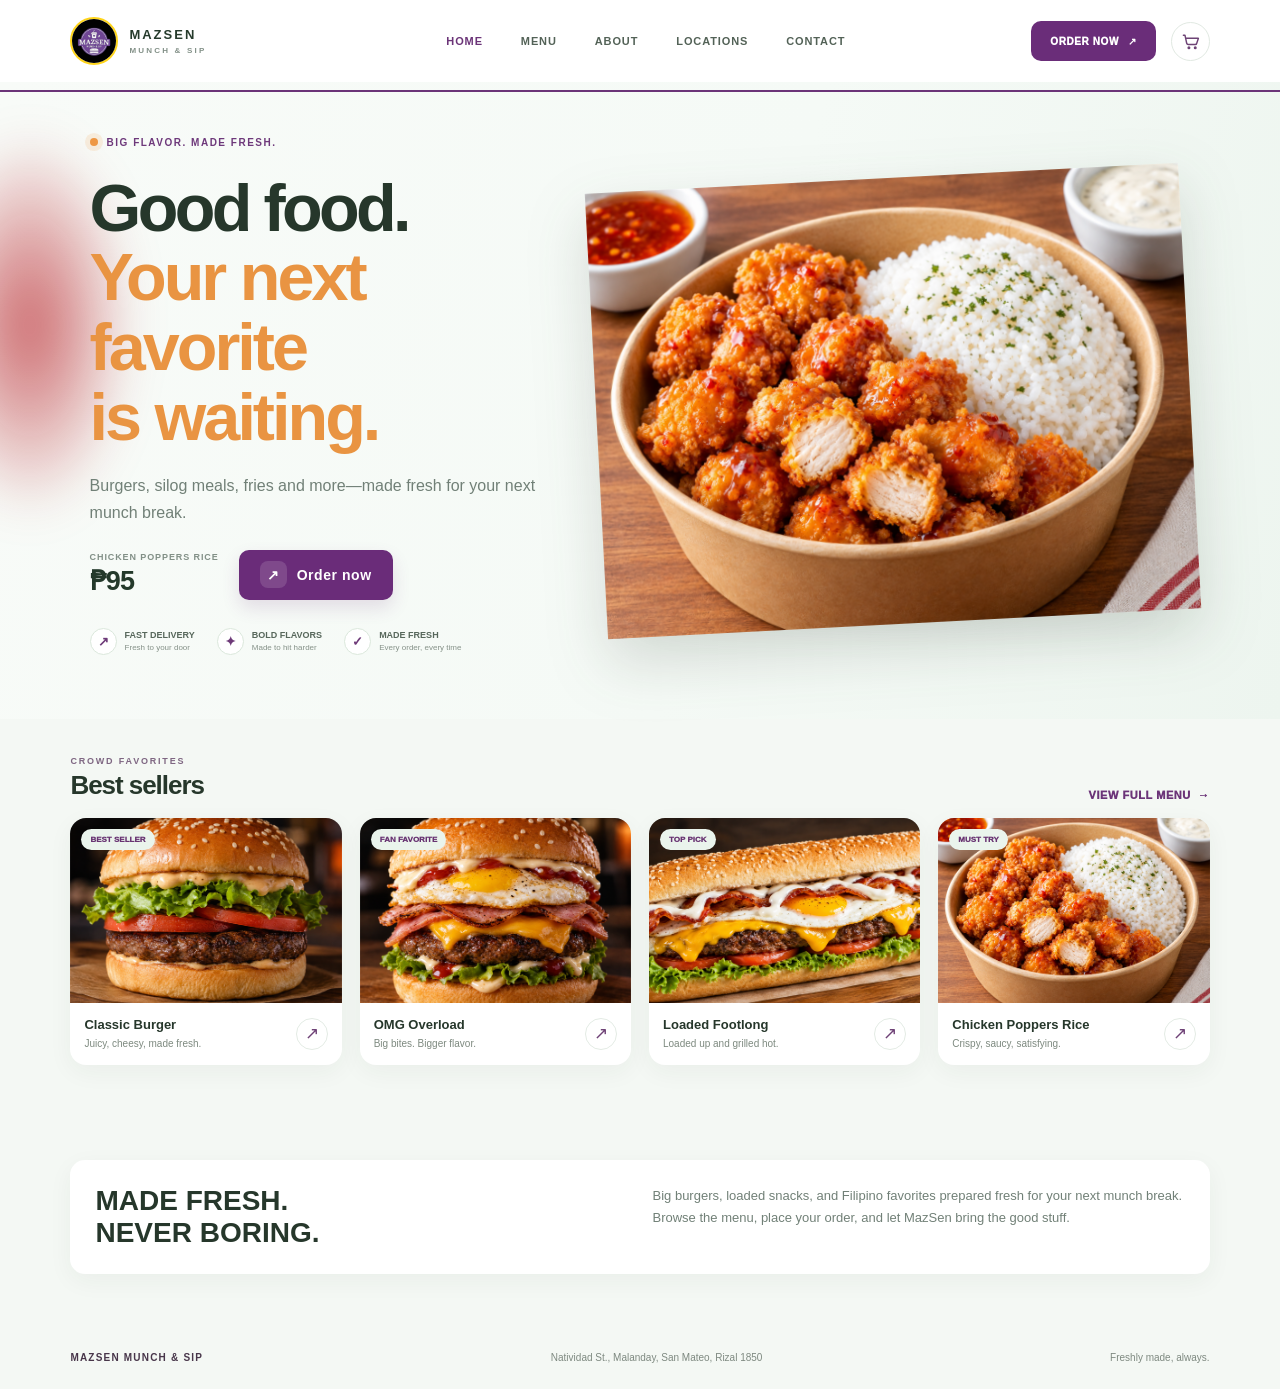
<file: index.html>
<!doctype html>
<html lang="en">
<head>
  <meta charset="utf-8">
  <meta name="viewport" content="width=device-width, initial-scale=1, viewport-fit=cover">
  <meta name="theme-color" content="#080808">
  <meta name="description" content="Big, bold burgers and freshly made favorites from MazSen Munch & Sip. Order for pickup or delivery.">
  <link rel="icon" href="logo.jpg" type="image/jpeg">
  <title>MazSen Munch &amp; Sip | Bite into bold flavor</title>
  <style>
    :root{color-scheme:dark;--yellow:#ffd51b;--red:#ed2a25;--ink:#080808;--muted:#aaa69d;--line:#282623}
    *{box-sizing:border-box}
    html{scroll-behavior:smooth;scroll-padding-top:90px}
    body{margin:0;background:var(--ink);color:#fff;font-family:Arial,Helvetica,sans-serif}
    a{color:inherit;text-decoration:none}
    .site-shell{min-height:100vh;overflow:hidden;background:radial-gradient(ellipse at 96% 28%,#39280d 0,transparent 32%),radial-gradient(ellipse at 7% 74%,#260b09 0,transparent 27%),#080808}
    .site-header{position:relative;z-index:5;display:flex;width:min(1240px,calc(100% - 64px));height:84px;align-items:center;justify-content:space-between;margin:auto;border-bottom:1px solid #ffffff16}
    .site-brand{display:flex;align-items:center;gap:11px;min-width:190px}
    .site-brand img{width:48px;height:48px;object-fit:cover;border:2px solid var(--yellow);border-radius:50%;background:#000}
    .site-brand span{font-size:13px;font-weight:900;letter-spacing:2px}
    .site-brand small{display:block;margin-top:4px;color:#aaa69d;font-size:8px;letter-spacing:2.2px}
    .site-nav{display:flex;align-items:center;gap:clamp(18px,3vw,38px)}
    .site-nav a{color:#e5e2da;font-size:11px;font-weight:800;letter-spacing:.08em;text-transform:uppercase;transition:color .18s}
    .site-nav a:hover,.site-nav a.active{color:var(--yellow)}
    .header-actions{display:flex;align-items:center;gap:15px}
    .order-link,.hero-order{display:inline-flex;align-items:center;justify-content:center;gap:9px;background:var(--yellow);color:#111;font-weight:950;text-transform:uppercase;clip-path:polygon(5% 0,100% 0,94% 100%,0 100%);transition:transform .18s,background .18s}
    .order-link{min-height:40px;padding:0 19px;font-size:10px;letter-spacing:.06em}
    .order-link:hover,.hero-order:hover{transform:translateY(-2px);background:#ffe76c}
    .cart-link{position:relative;display:grid;width:39px;height:39px;place-items:center;border:1px solid #ffffff32;border-radius:50%;color:var(--yellow)}
    .cart-link svg{width:19px;height:19px;fill:none;stroke:currentColor;stroke-width:1.8;stroke-linecap:round;stroke-linejoin:round}
    .menu-toggle{display:none}
    .hero{position:relative;display:grid;grid-template-columns:.88fr 1.12fr;align-items:center;width:min(1240px,calc(100% - 64px));min-height:560px;margin:auto;padding:56px 0 44px}
    .hero:before{position:absolute;top:6%;left:-80px;width:220px;height:410px;background:radial-gradient(ellipse,#b20e16a1,transparent 67%);content:"";filter:blur(22px);pointer-events:none}
    .hero-copy{position:relative;z-index:2;padding:10px 0 30px 25px}
    .hero-tag{display:inline-flex;align-items:center;gap:9px;color:var(--yellow);font-size:10px;font-weight:900;letter-spacing:.18em;text-transform:uppercase}
    .hero-tag:before{width:8px;height:8px;border-radius:50%;background:var(--red);box-shadow:0 0 0 5px #ed2a252a;content:""}
    .hero h1{margin:20px 0 9px;font-family:Impact,"Arial Narrow",sans-serif;font-size:clamp(82px,10vw,144px);font-weight:900;line-height:.76;letter-spacing:-.035em;text-transform:uppercase;transform:rotate(-2deg)}
    .hero h1 span{display:block;color:var(--yellow);font-size:1.08em;text-shadow:4px 5px 0 #9b6713;transform:rotate(1deg)}
    .hero-subtitle{max-width:370px;margin:20px 0 23px;color:#eeeae2;font-size:17px;font-weight:850;line-height:1.2;text-transform:uppercase}
    .hero-subtitle strong{color:var(--red)}
    .hero-order{min-height:48px;padding:0 27px;font-size:12px;letter-spacing:.04em}
    .hero-perks{display:flex;flex-wrap:wrap;gap:19px;margin-top:27px;color:#e4dfd1}
    .hero-perk{display:flex;align-items:center;gap:8px;font-size:9px;font-weight:850;text-transform:uppercase}
    .hero-perk b{display:grid;width:27px;height:27px;place-items:center;border:1px solid #5a4810;border-radius:50%;color:var(--yellow);font-size:13px}
    .hero-perk small{display:block;margin-top:3px;color:#9d988c;font-size:8px;font-weight:500;text-transform:none}
    .hero-art{position:relative;display:grid;min-width:0;min-height:440px;place-items:center}
    .hero-art:before{position:absolute;inset:8% 3% 5%;border-radius:50%;background:radial-gradient(ellipse,#a3470e61 0,#9b391c34 43%,transparent 72%);content:"";filter:blur(20px)}
    .hero-art:after{position:absolute;right:5%;bottom:4%;left:8%;height:20px;border-radius:50%;background:#ffb42166;content:"";filter:blur(20px)}
    .hero-food{position:relative;z-index:1;width:min(100%,670px);max-height:480px;object-fit:contain;filter:drop-shadow(0 25px 28px #000b);transform:rotate(-5deg)}
    .hero-lightning{position:absolute;z-index:2;top:8%;right:2%;color:var(--yellow);font-size:78px;font-weight:900;line-height:1;transform:rotate(12deg)}
    .hero-stamp{position:absolute;z-index:2;right:3%;bottom:12%;display:grid;width:103px;height:103px;place-content:center;border:2px solid var(--yellow);border-radius:50%;background:#111d;color:var(--yellow);font-size:12px;font-weight:950;line-height:1.1;text-align:center;text-transform:uppercase;transform:rotate(9deg)}
    .hero-stamp span{font-size:25px}
    .section{width:min(1240px,calc(100% - 64px));margin:0 auto;padding:24px 0 58px}
    .section-head{display:flex;align-items:end;justify-content:space-between;gap:20px;margin-bottom:17px}
    .section-kicker{margin:0 0 4px;color:var(--red);font-size:9px;font-weight:900;letter-spacing:.2em;text-transform:uppercase}
    .section-head h2{margin:0;color:var(--yellow);font-family:Impact,"Arial Narrow",sans-serif;font-size:37px;letter-spacing:.015em;text-transform:uppercase}
    .section-link{color:var(--red);font-size:10px;font-weight:950;letter-spacing:.05em;text-transform:uppercase}
    .best-grid{display:grid;grid-template-columns:repeat(4,minmax(0,1fr));gap:15px}
    .best-card{position:relative;min-width:0;overflow:hidden;border:1px solid #423d30;border-radius:13px;background:linear-gradient(145deg,#181714,#0d0d0c 70%);transition:transform .2s,border-color .2s,box-shadow .2s}
    .best-card:hover{transform:translateY(-5px);border-color:#a28124;box-shadow:0 14px 28px #0008}
    .best-photo{position:relative;height:175px;overflow:hidden;background:radial-gradient(ellipse,#383025,#171512 70%)}
    .best-photo img{width:100%;height:100%;object-fit:cover;transition:transform .35s}
    .best-card:hover .best-photo img{transform:scale(1.06)}
    .best-badge{position:absolute;top:11px;left:11px;padding:6px 9px;background:var(--yellow);color:#111;font-size:8px;font-weight:950;text-transform:uppercase;clip-path:polygon(5% 0,100% 0,94% 100%,0 100%)}
    .best-info{display:flex;align-items:center;justify-content:space-between;gap:10px;padding:14px}
    .best-info h3{margin:0;color:#fff;font-size:13px;font-weight:900}
    .best-info p{margin:5px 0 0;color:#9e9a91;font-size:10px;line-height:1.4}
    .best-arrow{display:grid;width:32px;height:32px;flex:none;place-items:center;border:1px solid #53481e;border-radius:50%;color:var(--yellow);font-size:17px}
    .desktop-hero-title,.desktop-hero-description,.hero-price,.desktop-buy,.desktop-food{display:none}
    .about-strip{display:grid;grid-template-columns:1fr 1fr;gap:25px;padding:25px;border:1px solid #2f2a22;border-radius:15px;background:linear-gradient(110deg,#141310,#0b0b0a)}
    .about-strip h2{margin:0;color:#fff;font-family:Impact,"Arial Narrow",sans-serif;font-size:28px;text-transform:uppercase}
    .about-strip p{margin:0;color:#aaa69d;font-size:13px;line-height:1.7}
    .site-footer{display:flex;align-items:center;justify-content:space-between;gap:20px;width:min(1240px,calc(100% - 64px));margin:auto;padding:20px 0 26px;border-top:1px solid #ffffff18;color:#8c8981;font-size:10px}
    .site-footer strong{color:#ddd8cb;letter-spacing:.12em}
    @media(min-width:901px){
      :root{color-scheme:light;--ink:#f4f8f4;--muted:#748278;--line:#e5ece5}
      body{background:#f4f8f4;color:#26372b}
      .site-shell{min-height:100vh;overflow:hidden;background:#f4f8f4;color:#26372b}
      .site-header{width:100%;height:82px;padding:0 max(5.5vw,calc((100vw - 1380px)/2));border:0;background:#fff}
      .site-brand span{color:#263b2c}.site-brand small{color:#829087}
      .site-nav a{color:#536257}.site-nav a:hover,.site-nav a.active{color:#6b3478}
      .site-nav a.active:after{position:absolute;right:0;bottom:-10px;left:0;height:2px;background:#6b3478;content:""}
      .cart-link{border-color:#e1e9e2;color:#6d4375}
      .order-link{background:#6a2d79;color:#fff;clip-path:none;border-radius:10px}
      .order-link:hover{background:#592466}
      .hero{width:100%;max-width:none;grid-template-columns:.92fr 1.08fr;min-height:570px;margin:0;padding:50px max(7vw,calc((100vw - 1380px)/2 + 34px));border:0;border-radius:0;background:linear-gradient(105deg,#f8fbf8 0%,#f5faf6 57%,#edf5ef 100%);box-shadow:none}
      .hero-copy{max-width:570px;padding:0 0 14px;color:#26372b}
      .hero-tag{color:#6e397b;letter-spacing:.15em}.hero-tag:before{background:#ee9744;box-shadow:0 0 0 5px #ee974426}
      .hero h1{margin:25px 0 12px;font-family:Arial,Helvetica,sans-serif;font-size:clamp(46px,5.2vw,70px);font-weight:850;line-height:1.02;letter-spacing:-.055em;text-transform:none;transform:none}
      .mobile-hero-title{display:none!important}
      .hero h1 .desktop-hero-title{display:block!important;color:#26372b;font-size:1em;font-weight:850;line-height:1.02;letter-spacing:-.055em;text-shadow:none;text-transform:none;transform:none}
      .hero h1 .desktop-hero-title strong{display:block;color:#e99442;font-size:1em;line-height:1.05;letter-spacing:-.045em}
      .hero-subtitle{max-width:460px;margin:19px 0 24px;color:#718077;font-size:16px;font-weight:450;line-height:1.7;text-transform:none}
      .mobile-hero-description{display:none}
      .hero-subtitle .desktop-hero-description{display:block}
      .desktop-hero-description strong{color:#463848}
      .hero-buy-row{display:flex;align-items:center;gap:20px;margin-top:24px}
      .hero-price{display:flex;flex-direction:column;gap:3px;color:#24392b}
      .hero-price small{color:#829087;font-size:9px;font-weight:750;letter-spacing:.1em;text-decoration:none}
      .hero-price strong{font-size:27px;letter-spacing:-.8px}
      .hero-order{min-width:145px;min-height:50px;justify-content:center;gap:10px;padding:0 21px;border-radius:10px;background:#6a2c79;color:#fff;clip-path:none;font-size:14px;font-weight:750;text-transform:none;box-shadow:0 8px 18px #6a2c7924}
      .hero-order.mobile-buy{display:none}
      .hero-order.desktop-buy{display:inline-flex}
      .hero-order .buy-icon{display:grid;width:27px;height:27px;place-items:center;border-radius:8px;background:#ffffff24;color:#fff;font-size:14px}
      .hero-order:hover{background:#592466}
      .hero-perks{display:flex;gap:22px;margin-top:28px;color:#57675b}
      .hero-perk{font-size:9px}.hero-perk b{border-color:#dbe8dc;color:#6d3978;background:#fff}
      .hero-perk small{color:#859188}
      .hero-art{min-height:470px}
      .hero-art:before{inset:8% 4% 7%;background:radial-gradient(ellipse,#d9e9db 0,#eaf3eb 49%,transparent 73%);filter:blur(23px)}
      .hero-art:after{background:#6b526e24}
      .hero-food{width:min(100%,680px);max-height:480px;filter:drop-shadow(0 24px 29px #283a2c2b);transform:rotate(-3deg)}
      .hero-food.mobile-food{display:none}
      .hero-food.desktop-food{display:block}
      .hero-lightning,.hero-stamp{display:none}
      .section{width:min(1380px,calc(100% - 11vw));padding:37px 0 58px}
      .section#menu{background:transparent}
      .section-kicker{color:#7e6682}
      .section-head h2{color:#26372b;font-family:Arial,Helvetica,sans-serif;font-size:26px;font-weight:850;letter-spacing:-.04em;text-transform:none}
      .section-link{color:#6b3478;font-size:11px}
      .best-grid{grid-template-columns:repeat(4,minmax(0,1fr));gap:18px}
      .best-card{border:0;border-radius:16px;background:#fff;box-shadow:0 7px 25px #243a2b0d}
      .best-card:hover{border:0;box-shadow:0 14px 28px #243a2b18}
      .best-photo{height:185px;background:#eef4ee}
      .best-badge{background:#eaf4ec;color:#683472;clip-path:none;border-radius:999px}
      .best-info h3{color:#26372b}.best-info p{color:#7d897f}
      .best-arrow{border-color:#e3ebe4;color:#6e4176}
      .about-strip{border:0;background:#fff;box-shadow:0 7px 25px #243a2b0d}
      .about-strip h2{color:#26372b;font-family:Arial,Helvetica,sans-serif}
      .about-strip p{color:#718077}
      .site-footer{width:min(1380px,calc(100% - 11vw));border:0;color:#7e8980}
      .site-footer strong{color:#48364a}
    }
    @media(max-width:900px){.site-header,.hero,.section,.site-footer{width:min(100% - 40px,700px)}.site-nav{gap:15px}.hero{grid-template-columns:.9fr 1.1fr;min-height:490px;padding-top:35px}.hero-copy{padding-left:0}.hero-art{min-height:380px}.hero h1{font-size:clamp(72px,12vw,108px)}.best-grid{grid-template-columns:repeat(2,minmax(0,1fr))}.best-photo{height:190px}}
    @media(max-width:640px){html{scroll-padding-top:74px}.site-header,.hero,.section,.site-footer{width:calc(100% - 32px)}.site-header{height:70px}.site-brand{min-width:auto}.site-brand img{width:39px;height:39px}.site-brand span{font-size:11px}.site-brand small{font-size:7px}.menu-toggle{display:grid;width:39px;height:39px;place-items:center;border:1px solid #ffffff2b;border-radius:50%;background:#111;color:#fff;font-size:20px}.site-nav{position:absolute;top:62px;right:0;left:0;display:none;align-items:stretch;flex-direction:column;gap:0;padding:8px;border:1px solid #38342b;border-radius:13px;background:#111;box-shadow:0 15px 35px #000b}.site-nav.open{display:flex}.site-nav a{padding:14px;border-bottom:1px solid #ffffff12}.site-nav a:last-child{border-bottom:0}.header-actions{gap:8px}.header-actions .order-link{min-height:35px;padding:0 13px;font-size:9px}.header-actions .cart-link{width:35px;height:35px}.hero{grid-template-columns:1fr;min-height:auto;padding:35px 0 24px}.hero-copy{padding:0}.hero h1{margin:18px 0 6px;font-size:clamp(80px,23vw,126px)}.hero-subtitle{max-width:310px;margin:17px 0 18px;font-size:14px}.hero-perks{gap:12px;margin-top:21px}.hero-perk{font-size:8px}.hero-perk b{width:24px;height:24px}.hero-art{min-height:270px;margin-top:-4px}.hero-food{width:100%;max-height:310px}.hero-lightning{top:4%;right:3%;font-size:59px}.hero-stamp{right:1%;bottom:4%;width:78px;height:78px;font-size:9px}.hero-stamp span{font-size:19px}.section{padding:18px 0 37px}.section-head{align-items:center;margin-bottom:13px}.section-head h2{font-size:31px}.best-grid{gap:10px}.best-photo{height:clamp(112px,34vw,165px)}.best-info{align-items:flex-start;padding:11px}.best-info h3{font-size:11px}.best-info p{font-size:9px}.best-arrow{width:28px;height:28px;font-size:15px}.best-badge{top:8px;left:8px;padding:5px 7px;font-size:7px}.about-strip{grid-template-columns:1fr;gap:8px;padding:19px}.about-strip h2{font-size:24px}.about-strip p{font-size:12px}.site-footer{align-items:flex-start;flex-direction:column;gap:7px;padding:17px 0 22px}}
    @media(max-width:370px){.header-actions .order-link{padding:0 9px;font-size:8px}.site-brand{gap:7px}.site-brand span{font-size:10px;letter-spacing:1.3px}.best-grid{grid-template-columns:1fr 1fr}.best-info{gap:5px}.best-arrow{display:none}}
    @media(prefers-reduced-motion:reduce){*,*::before,*::after{scroll-behavior:auto!important;transition-duration:.01ms!important}}
  </style>
</head>
<body>
  <div class="site-shell" id="home">
    <header class="site-header">
      <a class="site-brand" href="#home" aria-label="MazSen Munch and Sip home"><img src="logo.jpg" alt=""><span>MAZSEN<small>MUNCH &amp; SIP</small></span></a>
      <button class="menu-toggle" type="button" aria-label="Open navigation" aria-expanded="false">☰</button>
      <nav class="site-nav" aria-label="Main navigation">
        <a class="active" href="#home">Home</a><a href="index.php#products">Menu</a><a href="#about">About</a><a href="#locations">Locations</a><a href="#contact">Contact</a>
      </nav>
      <div class="header-actions"><a class="order-link" href="index.php#products">Order now <span aria-hidden="true">↗</span></a><a class="cart-link" href="index.php#cart" aria-label="Open your cart"><svg viewBox="0 0 24 24" aria-hidden="true"><path d="M3 4h2l2.2 10.2a2 2 0 0 0 2 1.6h8.7a2 2 0 0 0 2-1.6L22 8H6"/><circle cx="10" cy="20" r="1"/><circle cx="18" cy="20" r="1"/></svg></a></div>
    </header>
    <main>
      <section class="hero" aria-labelledby="hero-title">
        <div class="hero-copy">
          <span class="hero-tag">Big flavor. Made fresh.</span>
          <h1 id="hero-title"><span class="mobile-hero-title">Bite<span>Hard</span></span><span class="desktop-hero-title">Good food.<strong>Your next favorite<br>is waiting.</strong></span></h1>
          <p class="hero-subtitle"><span class="mobile-hero-description">Bold flavors.<br><strong>Zero mercy.</strong> All the good stuff.</span><span class="desktop-hero-description">Burgers, silog meals, fries and more&mdash;made fresh for your next munch break.</span></p>
          <div class="hero-buy-row"><div class="hero-price"><small>CHICKEN POPPERS RICE</small><strong>₱95</strong></div><a class="hero-order mobile-buy" href="index.php#products">Order now <span aria-hidden="true">⚡</span></a><a class="hero-order desktop-buy" href="index.php#products"><span class="buy-icon" aria-hidden="true">↗</span>Order now</a></div>
          <div class="hero-perks" aria-label="MazSen highlights">
            <div class="hero-perk"><b>↗</b><span>Fast delivery<small>Fresh to your door</small></span></div>
            <div class="hero-perk"><b>✦</b><span>Bold flavors<small>Made to hit harder</small></span></div>
            <div class="hero-perk"><b>✓</b><span>Made fresh<small>Every order, every time</small></span></div>
          </div>
        </div>
        <div class="hero-art" aria-label="MazSen OMG Overload burger and fries">
          <img class="hero-food mobile-food" src="Photos/fitted-4x3-fill/OMG%20Overload.png" alt="MazSen OMG Overload burger">
          <img class="hero-food desktop-food" src="Photos/fitted-4x3-fill/Chicken%20Poppers%20Rice.png" alt="MazSen Chicken Poppers Rice">
          <span class="hero-lightning" aria-hidden="true">ϟ</span><div class="hero-stamp">MazSen<br><span>Fresh</span><br>and loud</div>
        </div>
      </section>
      <section class="section" id="menu" aria-labelledby="best-title">
        <div class="section-head"><div><p class="section-kicker">Crowd favorites</p><h2 id="best-title">Best sellers</h2></div><a class="section-link" href="index.php#products">View full menu&nbsp; →</a></div>
        <div class="best-grid">
          <a class="best-card" href="index.php#products"><div class="best-photo"><img src="Photos/fitted-4x3-fill/Classic%20Burger.png" alt="Classic Burger"><span class="best-badge">Best seller</span></div><div class="best-info"><div><h3>Classic Burger</h3><p>Juicy, cheesy, made fresh.</p></div><span class="best-arrow" aria-hidden="true">↗</span></div></a>
          <a class="best-card" href="index.php#products"><div class="best-photo"><img src="Photos/fitted-4x3-fill/OMG%20Overload.png" alt="OMG Overload"><span class="best-badge">Fan favorite</span></div><div class="best-info"><div><h3>OMG Overload</h3><p>Big bites. Bigger flavor.</p></div><span class="best-arrow" aria-hidden="true">↗</span></div></a>
          <a class="best-card" href="index.php#products"><div class="best-photo"><img src="Photos/fitted-4x3-fill/Loaded%20Footlong.png" alt="Loaded Footlong"><span class="best-badge">Top pick</span></div><div class="best-info"><div><h3>Loaded Footlong</h3><p>Loaded up and grilled hot.</p></div><span class="best-arrow" aria-hidden="true">↗</span></div></a>
          <a class="best-card" href="index.php#products"><div class="best-photo"><img src="Photos/fitted-4x3-fill/Chicken%20Poppers%20Rice.png" alt="Chicken Poppers Rice"><span class="best-badge">Must try</span></div><div class="best-info"><div><h3>Chicken Poppers Rice</h3><p>Crispy, saucy, satisfying.</p></div><span class="best-arrow" aria-hidden="true">↗</span></div></a>
        </div>
      </section>
      <section class="section" id="about"><div class="about-strip"><h2>Made fresh.<br>Never boring.</h2><p>Big burgers, loaded snacks, and Filipino favorites prepared fresh for your next munch break. Browse the menu, place your order, and let MazSen bring the good stuff.</p></div></section>
    </main>
    <footer class="site-footer" id="contact"><strong>MAZSEN MUNCH &amp; SIP</strong><span id="locations">Natividad St., Malanday, San Mateo, Rizal 1850</span><span>Freshly made, always.</span></footer>
  </div>
  <script>
    const menuToggle = document.querySelector('.menu-toggle');
    const siteNav = document.querySelector('.site-nav');
    menuToggle.addEventListener('click', () => {
      const isOpen = siteNav.classList.toggle('open');
      menuToggle.setAttribute('aria-expanded', String(isOpen));
      menuToggle.setAttribute('aria-label', isOpen ? 'Close navigation' : 'Open navigation');
    });
    siteNav.addEventListener('click', event => {
      if (event.target.closest('a')) {
        siteNav.classList.remove('open');
        menuToggle.setAttribute('aria-expanded', 'false');
        menuToggle.setAttribute('aria-label', 'Open navigation');
      }
    });
  </script>
</body>
</html>
</file>
